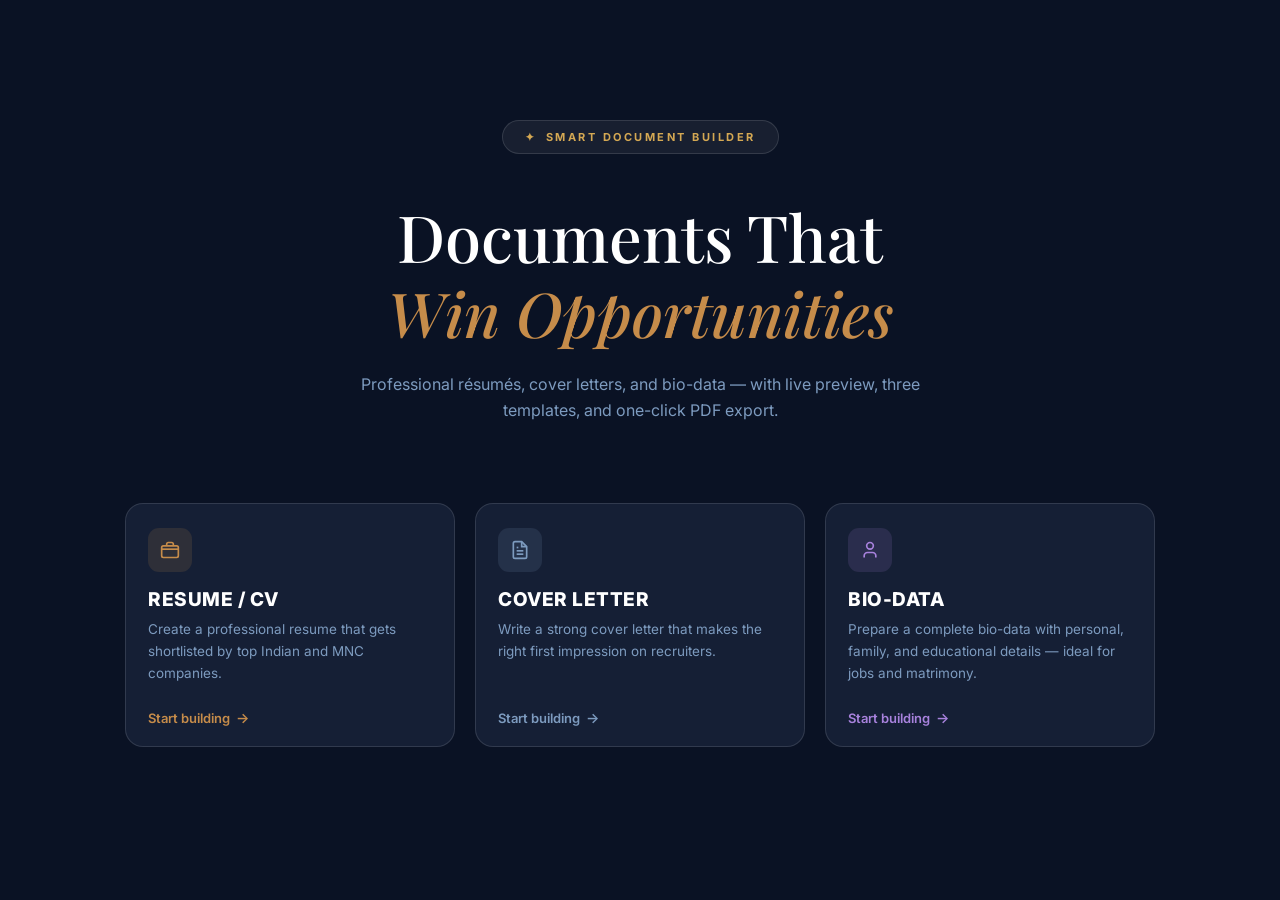
<file: home.html>
<!DOCTYPE html>
<html lang="en">
<head>
    <meta charset="UTF-8">
    <meta name="viewport" content="width=device-width, initial-scale=1.0">
    <title>Smart Document Builder</title>
    <link rel="stylesheet" href="home.css">
</head>
<body>
    <div class="main">
        <div id="head">
            <h5>SMART DOCUMENT BUILDER</h5>
        </div>

        <div class="text">
            <h1>Documents That</h1>
        </div>
        <div class="text1">
            <h1>Win Opportunities</h1>
        </div>

        <div class="p">
            <p>Professional résumés, cover letters, and bio-data — with live preview, three templates, and one-click PDF export.</p>
        </div>

        <div class="box">
            <div class="box1">
                <div class="icon icon-orange">
                    <svg width="20" height="20" viewBox="0 0 24 24" fill="none" stroke="currentColor" stroke-width="2"><rect x="2" y="7" width="20" height="14" rx="2"/><path d="M16 7V5a2 2 0 0 0-2-2h-4a2 2 0 0 0-2 2v2"/><path d="M2 11h20"/></svg>
                </div>
                <div class="boxhead"><p>RESUME / CV</p></div>
                <div class="boxtext"><p>Create a professional resume that gets shortlisted by top Indian and MNC companies.</p></div>
                <div class="footer"><p>Start building</p></div>
            </div>

            <div class="box2">
                <div class="icon icon-blue">
                    <svg width="20" height="20" viewBox="0 0 24 24" fill="none" stroke="currentColor" stroke-width="2"><path d="M14 2H6a2 2 0 0 0-2 2v16a2 2 0 0 0 2 2h12a2 2 0 0 0 2-2V8z"/><polyline points="14 2 14 8 20 8"/><line x1="16" y1="13" x2="8" y2="13"/><line x1="16" y1="17" x2="8" y2="17"/><polyline points="10 9 9 9 8 9"/></svg>
                </div>
                <div class="boxhead"><p>COVER LETTER</p></div>
                <div class="boxtext"><p>Write a strong cover letter that makes the right first impression on recruiters.</p></div>
                <div class="footer"><p>Start building</p></div>
            </div>

            <div class="box3">
                <div class="icon icon-purple">
                    <svg width="20" height="20" viewBox="0 0 24 24" fill="none" stroke="currentColor" stroke-width="2"><path d="M19 21v-2a4 4 0 0 0-4-4H9a4 4 0 0 0-4 4v2"/><circle cx="12" cy="7" r="4"/></svg>
                </div>
                <div class="boxhead"><p>BIO-DATA</p></div>
                <div class="boxtext"><p>Prepare a complete bio-data with personal, family, and educational details — ideal for jobs and matrimony.</p></div>
                <div class="footer"><p>Start building</p></div>
            </div>
        </div>
    </div>
</body>
</html>
</file>
<file: home.css>
@import url('https://fonts.googleapis.com/css2?family=Inter:wght@400;500;700;800&family=Playfair+Display:ital,wght@0,500;1,500&display=swap');

* {
    margin: 0;
    padding: 0;
    box-sizing: border-box;
}

body {
    background-color: #0a1224;
    min-height: 100vh;
    display: flex;
    justify-content: center;
    font-family: 'Inter', sans-serif;
}

/* ── Fixed Top Navbar ── */
.top-navbar {
    position: fixed;
    top: 0;
    right: 0;
    left: 0;
    z-index: 999;
    display: flex;
    justify-content: flex-end;
    align-items: center;
    padding: 14px 32px;
    background: rgba(10, 18, 36, 0.85);
    backdrop-filter: blur(10px);
    -webkit-backdrop-filter: blur(10px);
    border-bottom: 1px solid rgba(255, 255, 255, 0.07);

}

.logout-btn {
    background: transparent;
    border: 1.5px solid rgba(255, 255, 255, 0.3);
    color: #ffffff;
    padding: 8px 22px;
    border-radius: 8px;
    font-family: 'Inter', sans-serif;
    font-size: 14px;
    font-weight: 500;
    cursor: pointer;
    letter-spacing: 0.3px;
    transition: background 0.2s ease, border-color 0.2s ease, transform 0.15s ease;
}

.logout-btn:hover {
    background: rgba(255, 255, 255, 0.1);
    border-color: rgba(255, 255, 255, 0.6);
    transform: translateY(-1px);
}

.logout-btn:active {
    transform: translateY(0);
}

.main {
    width: 100%;
    max-width: 1100px;
    padding: 80px 20px 80px;
    display: flex;
    flex-direction: column;
    align-items: center;
}

/* Badge */
#head h5 {
    font-size: 11px;
    letter-spacing: 2.5px;
    color: #d4a853;
    background: rgba(255, 255, 255, 0.06);
    border: 1px solid rgba(255, 255, 255, 0.12);
    padding: 9px 22px;
    border-radius: 100px;
    margin-top: 40px;
}

#head h5::before {
    content: '✦ ';
    margin-right: 4px;
}

/* Welcome text — username and email in white */
.welcome-text {
    text-align: center;
    margin-top: 150px;
}

.welcome-text h2 {
    color: #ffffff !important;
    font-size: 22px;
    font-weight: 700;
    margin-bottom: 4px;
}

.welcome-text p {
    color: #ffffff !important;
    font-size: 14px;
    opacity: 1;
}

/* Heading */
.text h1 {
    font-family: 'playfair Display', serif;
    font-size: 65px;
    font-weight: 500;
    color: #ffffff;
    text-align: center;
    margin-top: 20px;
    line-height: 1;
    margin-top: 50px;
}

.text1 h1 {
    font-family: 'Playfair Display', serif;
    font-size: 62px;
    font-weight: 500;
    font-style: italic;
    color: #c68c4a;
    text-align: center;
    line-height: 1.1;
    margin-top: 10px;
}

/* Subtitle */
.p {
    max-width: 600px;
    text-align: center;
    color: #7d9bbf;
    font-size: 16px;
    line-height: 1.6;
    margin-top: 25px;
    margin-bottom: 55px;
    margin-top: px;
}

/* 3 Boxes  -  Row Layout */
.box {
    width: 100%;
    display: flex;
    gap: 20px;
    justify-content: center;
    margin-top: 25px;
}

.box1,
.box2,
.box3 {
    flex: 1;
    max-width: 330px;
    background: #151f35;
    border: 1px solid rgba(255, 255, 255, 0.12);
    border-radius: 18px;
    padding: 24px 22px 20px;
    transition: 0.5s;
}

.box1:hover,
.box2:hover,
.box3:hover {
    transform: translateY(-6px);
    border-color: rgba(255, 255, 255, 0.25);
}


/* Icons */
.icon {
    width: 44px;
    height: 44px;
    border-radius: 11px;
    display: flex;
    align-items: center;
    justify-content: center;
    margin-bottom: 16px;
}

.icon-orange {
    background: rgba(198, 140, 74, 0.14);
    color: #c68c4a;
}

.icon-blue {
    background: rgba(125, 155, 191, 0.14);
    color: #7d9bbf;
}

.icon-purple {
    background: rgba(168, 130, 221, 0.14);
    color: #a882dd;
}


/* Card Text */
.boxhead p {
    font-size: 19px;
    font-weight: 800;
    color: #ffffff;
    letter-spacing: 0.5px;
    margin-bottom: 8px;
}

.boxtext p {
    font-size: 13.5px;
    line-height: 1.6;
    color: #7d9bbf;
    min-height: 72px;
}



/* Footer Link */
.footer {
    margin-top: 18px;
}

.footer p {
    font-size: 13px;
    font-weight: 600;
    display: flex;
    align-items: center;
    gap: 6px;
    cursor: pointer;
}

.footer p::after {
    content: '→';
    font-size: 14px;
    transition: 0.3s;
}

.footer p:hover::after {
    transform: translateX(4px);
}

.box1 .footer p {
    color: #c68c4a;
}

.box2 .footer p {
    color: #7d9bbf;
}

.box3 .footer p {
    color: #a882dd;
}


/* Responsive - mobile becomes column */
@media (max-width: 900px) {
    .box {
        flex-direction: column;
        align-items: center;
    }

    .box1,
    .box2,
    .box3 {
        max-width: 400px;
        width: 100%;
    }

    .text h1,
    .text1 h1 {
        font-size: 42px;
    }
}

/* Clickable cards */
.card-clickable {
    cursor: pointer;
    user-select: none;
    outline: none;
}

.card-clickable:focus-visible {
    box-shadow: 0 0 0 3px rgba(198, 140, 74, 0.5);
}

/* Click press animation */
.card-clickable.card-pressed {
    transform: scale(0.96) translateY(2px) !important;
    transition: transform 0.12s ease !important;
}
</file>
